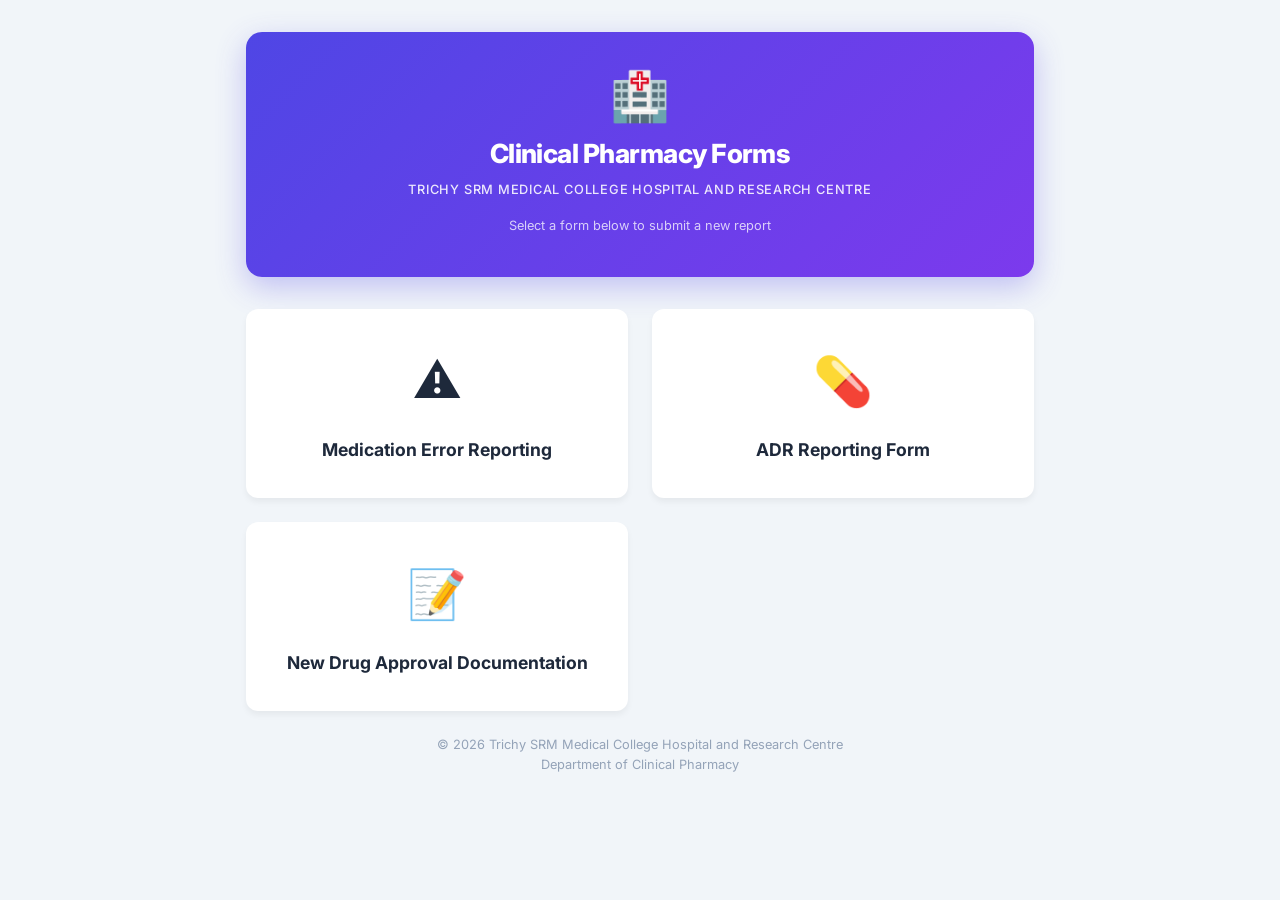
<file: index.html>
<!DOCTYPE html>
<html lang="en">
<head>
  <meta charset="UTF-8">
  <meta name="viewport" content="width=device-width, initial-scale=1.0">
  <title>Clinical Pharmacy Forms | Trichy SRM Medical College</title>
  <link href="https://fonts.googleapis.com/css2?family=Inter:wght@300;400;500;600;700;800&display=swap" rel="stylesheet">
  <link rel="stylesheet" href="style.css">
  <style>
    .landing-grid {
      display: grid;
      grid-template-columns: repeat(auto-fit, minmax(250px, 1fr));
      gap: 1.5rem;
      margin-top: 2rem;
    }
    .landing-card {
      background: #FFFFFF;
      border-radius: 12px;
      padding: 2rem;
      text-align: center;
      text-decoration: none;
      color: #1E293B;
      box-shadow: 0 4px 6px rgba(0, 0, 0, 0.05);
      border: 2px solid transparent;
      transition: all 0.3s ease;
      display: flex;
      flex-direction: column;
      align-items: center;
      gap: 1rem;
    }
    .landing-card:hover {
      transform: translateY(-5px);
      border-color: #4F46E5;
      box-shadow: 0 10px 20px rgba(79, 70, 229, 0.15);
    }
    .landing-icon {
      font-size: 3rem;
    }
    .landing-title {
      font-weight: 700;
      font-size: 1.1rem;
    }
  </style>
</head>
<body>
  <div class="form-wrapper">
    <header class="form-header">
      <div class="header-icon">🏥</div>
      <h1>Clinical Pharmacy Forms</h1>
      <p class="header-subtitle">TRICHY SRM MEDICAL COLLEGE HOSPITAL AND RESEARCH CENTRE</p>
      <p class="header-note">Select a form below to submit a new report</p>
    </header>

    <div class="landing-grid">
      <a href="medication-error.html" class="landing-card">
        <div class="landing-icon">⚠️</div>
        <div class="landing-title">Medication Error Reporting</div>
      </a>
      
      <a href="adr-reporting.html" class="landing-card">
        <div class="landing-icon">💊</div>
        <div class="landing-title">ADR Reporting Form</div>
      </a>
      
      <a href="new-drug-approval.html" class="landing-card">
        <div class="landing-icon">📝</div>
        <div class="landing-title">New Drug Approval Documentation</div>
      </a>
    </div>

    <footer class="footer">
      <p>&copy; 2026 Trichy SRM Medical College Hospital and Research Centre</p>
      <p>Department of Clinical Pharmacy</p>
    </footer>
  </div>
</body>
</html>
</file>
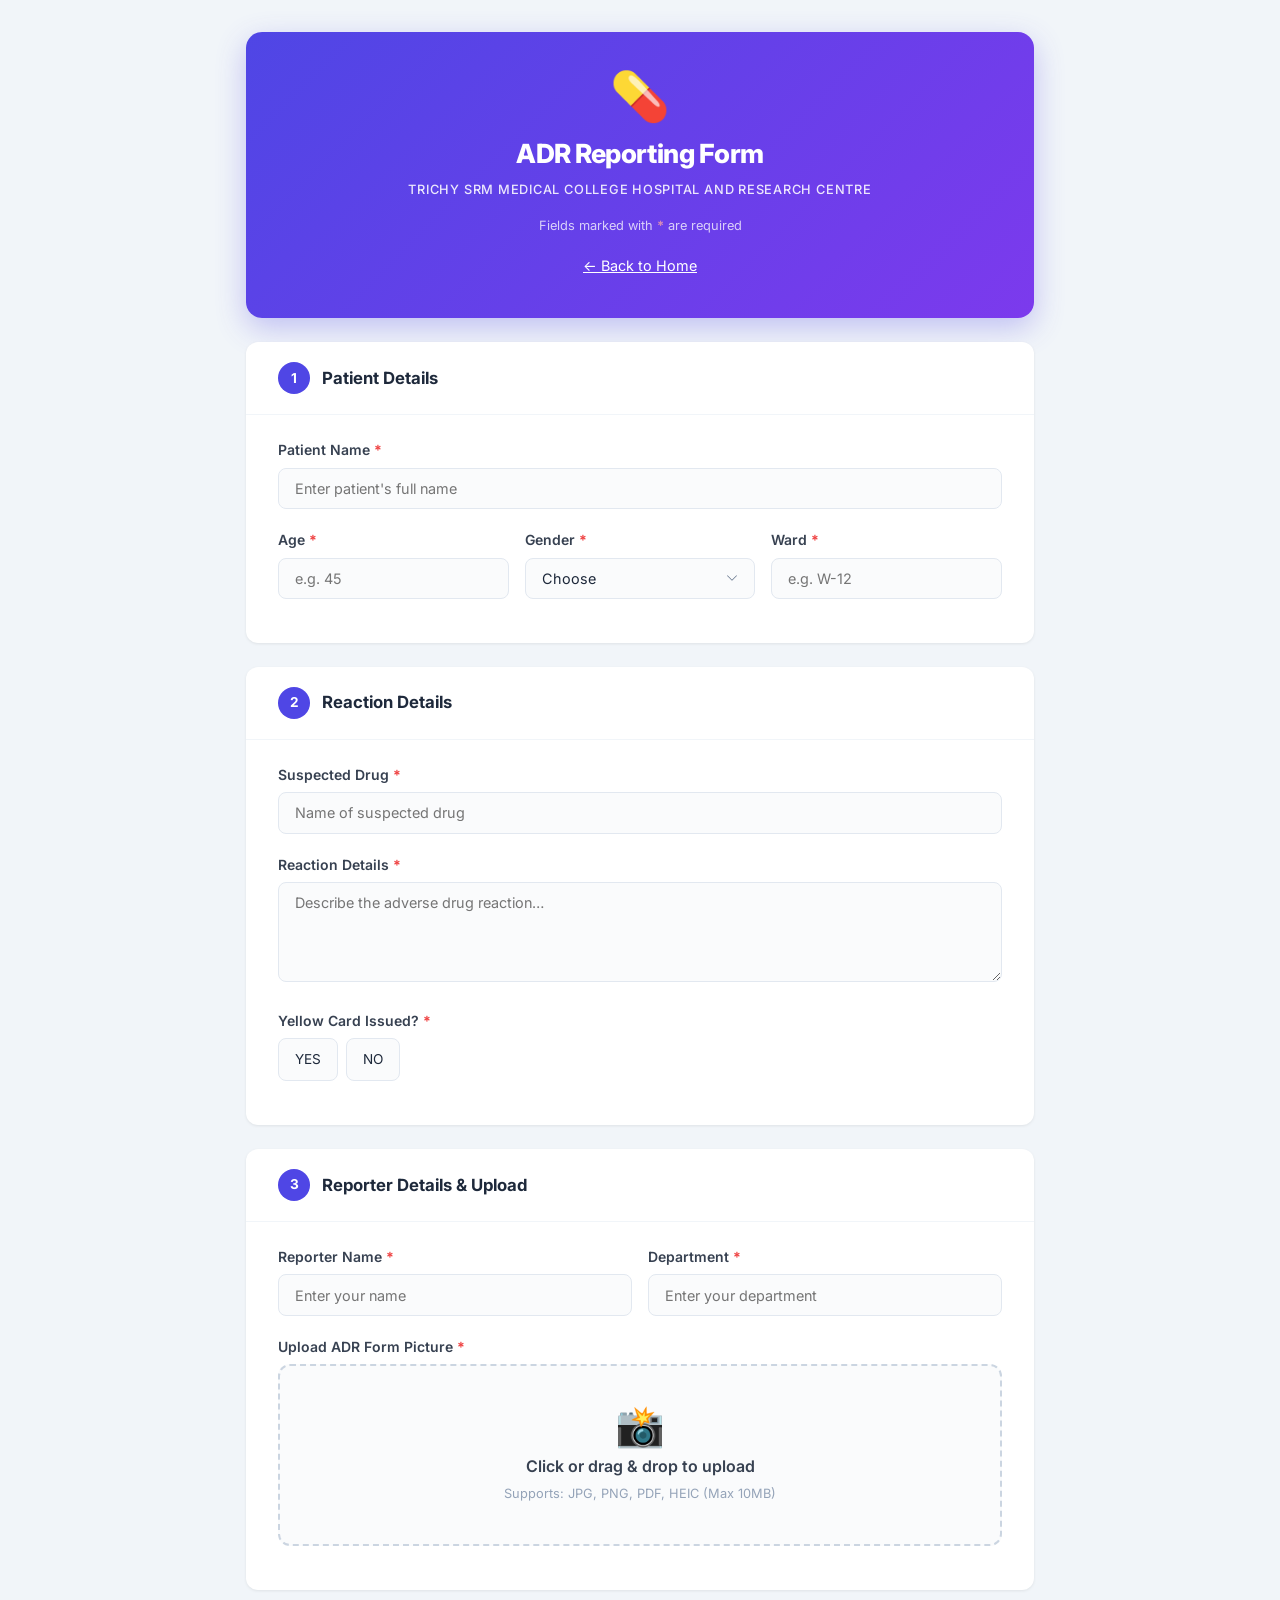
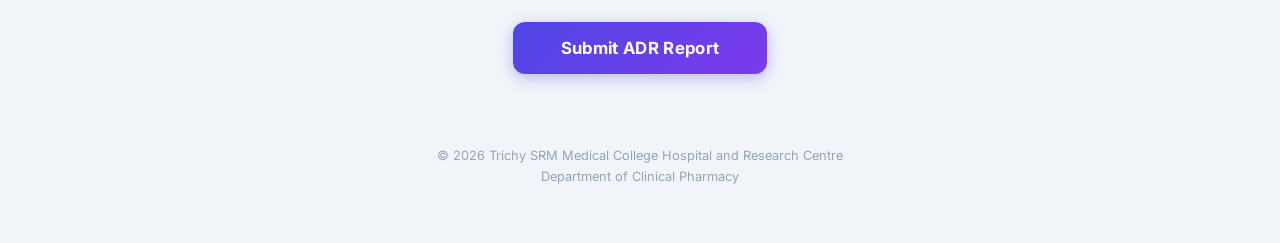
<file: adr-reporting.html>
<!DOCTYPE html>
<html lang="en">
<head>
  <meta charset="UTF-8">
  <meta name="viewport" content="width=device-width, initial-scale=1.0">
  <title>ADR Reporting Form | Trichy SRM Medical College</title>
  <link href="https://fonts.googleapis.com/css2?family=Inter:wght@300;400;500;600;700;800&display=swap" rel="stylesheet">
  <link rel="stylesheet" href="style.css">
</head>
<body>

  <div class="form-wrapper">

    <!-- ========== Header ========== -->
    <header class="form-header">
      <div class="header-icon">💊</div>
      <h1>ADR Reporting Form</h1>
      <p class="header-subtitle">TRICHY SRM MEDICAL COLLEGE HOSPITAL AND RESEARCH CENTRE</p>
      <p class="header-note">Fields marked with <span class="required-star">*</span> are required</p>
      <div style="margin-top: 1rem;"><a href="index.html" style="color: white; font-size: 0.9rem; text-decoration: underline;">&larr; Back to Home</a></div>
    </header>

    <form id="adrReportForm" novalidate>
      <input type="hidden" id="formType" value="ADR_REPORTING">

      <!-- ========== Section 1: Patient Details ========== -->
      <div class="form-section">
        <div class="section-header">
          <div class="section-number">1</div>
          <div class="section-title">Patient Details</div>
        </div>
        <div class="section-body">

          <div class="form-group">
            <label for="patientName">Patient Name <span class="required-star">*</span></label>
            <input type="text" id="patientName" name="patientName" placeholder="Enter patient's full name" required>
          </div>

          <div class="form-row three-col">
            <div class="form-group">
              <label for="age">Age <span class="required-star">*</span></label>
              <input type="number" id="age" name="age" placeholder="e.g. 45" min="0" max="150" required>
            </div>
            <div class="form-group">
              <label for="gender">Gender <span class="required-star">*</span></label>
              <select id="gender" name="gender" required>
                <option value="">Choose</option>
                <option value="Male">Male</option>
                <option value="Female">Female</option>
                <option value="Other">Other</option>
              </select>
            </div>
            <div class="form-group">
              <label for="ward">Ward <span class="required-star">*</span></label>
              <input type="text" id="ward" name="ward" placeholder="e.g. W-12" required>
            </div>
          </div>
        </div>
      </div>

      <!-- ========== Section 2: Reaction Details ========== -->
      <div class="form-section">
        <div class="section-header">
          <div class="section-number">2</div>
          <div class="section-title">Reaction Details</div>
        </div>
        <div class="section-body">

          <div class="form-group">
            <label for="suspectedDrug">Suspected Drug <span class="required-star">*</span></label>
            <input type="text" id="suspectedDrug" name="suspectedDrug" placeholder="Name of suspected drug" required>
          </div>

          <div class="form-group">
            <label for="reactionDetails">Reaction Details <span class="required-star">*</span></label>
            <textarea id="reactionDetails" name="reactionDetails" placeholder="Describe the adverse drug reaction…" required></textarea>
          </div>

          <div class="form-group">
            <label>Yellow Card Issued? <span class="required-star">*</span></label>
            <div class="radio-group" data-name="yellowCardIssued">
              <input type="radio" name="yellowCardIssued" value="YES" id="yellow_yes">
              <div class="radio-option" data-value="YES" onclick="selectRadio(this)">YES</div>
              <input type="radio" name="yellowCardIssued" value="NO" id="yellow_no">
              <div class="radio-option" data-value="NO" onclick="selectRadio(this)">NO</div>
            </div>
          </div>

        </div>
      </div>

      <!-- ========== Section 3: Reporter Details & Upload ========== -->
      <div class="form-section">
        <div class="section-header">
          <div class="section-number">3</div>
          <div class="section-title">Reporter Details &amp; Upload</div>
        </div>
        <div class="section-body">

          <div class="form-row">
            <div class="form-group">
              <label for="reporterName">Reporter Name <span class="required-star">*</span></label>
              <input type="text" id="reporterName" name="reporterName" placeholder="Enter your name" required>
            </div>
            <div class="form-group">
              <label for="department">Department <span class="required-star">*</span></label>
              <input type="text" id="department" name="department" placeholder="Enter your department" required>
            </div>
          </div>

          <!-- Upload Picture -->
          <div class="form-group">
            <label>Upload ADR Form Picture <span class="required-star">*</span></label>
            <div class="file-upload-area" id="fileUploadArea">
              <div class="upload-icon">📸</div>
              <p class="upload-text">Click or drag &amp; drop to upload</p>
              <p class="upload-subtext">Supports: JPG, PNG, PDF, HEIC (Max 10MB)</p>
              <input type="file" id="uploadFile" name="uploadFile" accept="image/*,.pdf,.heic" multiple hidden>
            </div>
            <div class="file-preview" id="filePreview" style="display:none">
              <span class="file-name" id="fileName"></span>
              <span class="remove-file" id="removeFile">✕ Remove</span>
            </div>
          </div>

        </div>
      </div>

      <!-- ========== Submit ========== -->
      <div class="submit-section">
        <button type="submit" class="submit-btn" id="submitBtn">
          <span id="btnText">Submit ADR Report</span>
        </button>
      </div>

    </form>

    <!-- ========== Success Modal ========== -->
    <div class="success-overlay" id="successOverlay">
      <div class="success-modal">
        <div class="checkmark">✅</div>
        <h2>Report Submitted!</h2>
        <p>Your ADR report has been securely submitted.</p>
        <button onclick="closeSuccessAndReset()" class="submit-btn" style="margin-top:1.5rem;padding:0.75rem 2rem;font-size:0.95rem;">Submit Another</button>
        <div style="margin-top: 1rem;">
          <a href="index.html" style="color: #4F46E5; font-size: 0.9rem; text-decoration: underline;">Return to Home</a>
        </div>
      </div>
    </div>

    <!-- ========== Toast Container ========== -->
    <div class="toast-container" id="toastContainer"></div>

    <!-- ========== Footer ========== -->
    <footer class="footer">
      <p>&copy; 2026 Trichy SRM Medical College Hospital and Research Centre</p>
      <p>Department of Clinical Pharmacy</p>
    </footer>

  </div>

  <script src="script.js"></script>
</body>
</html>
</file>
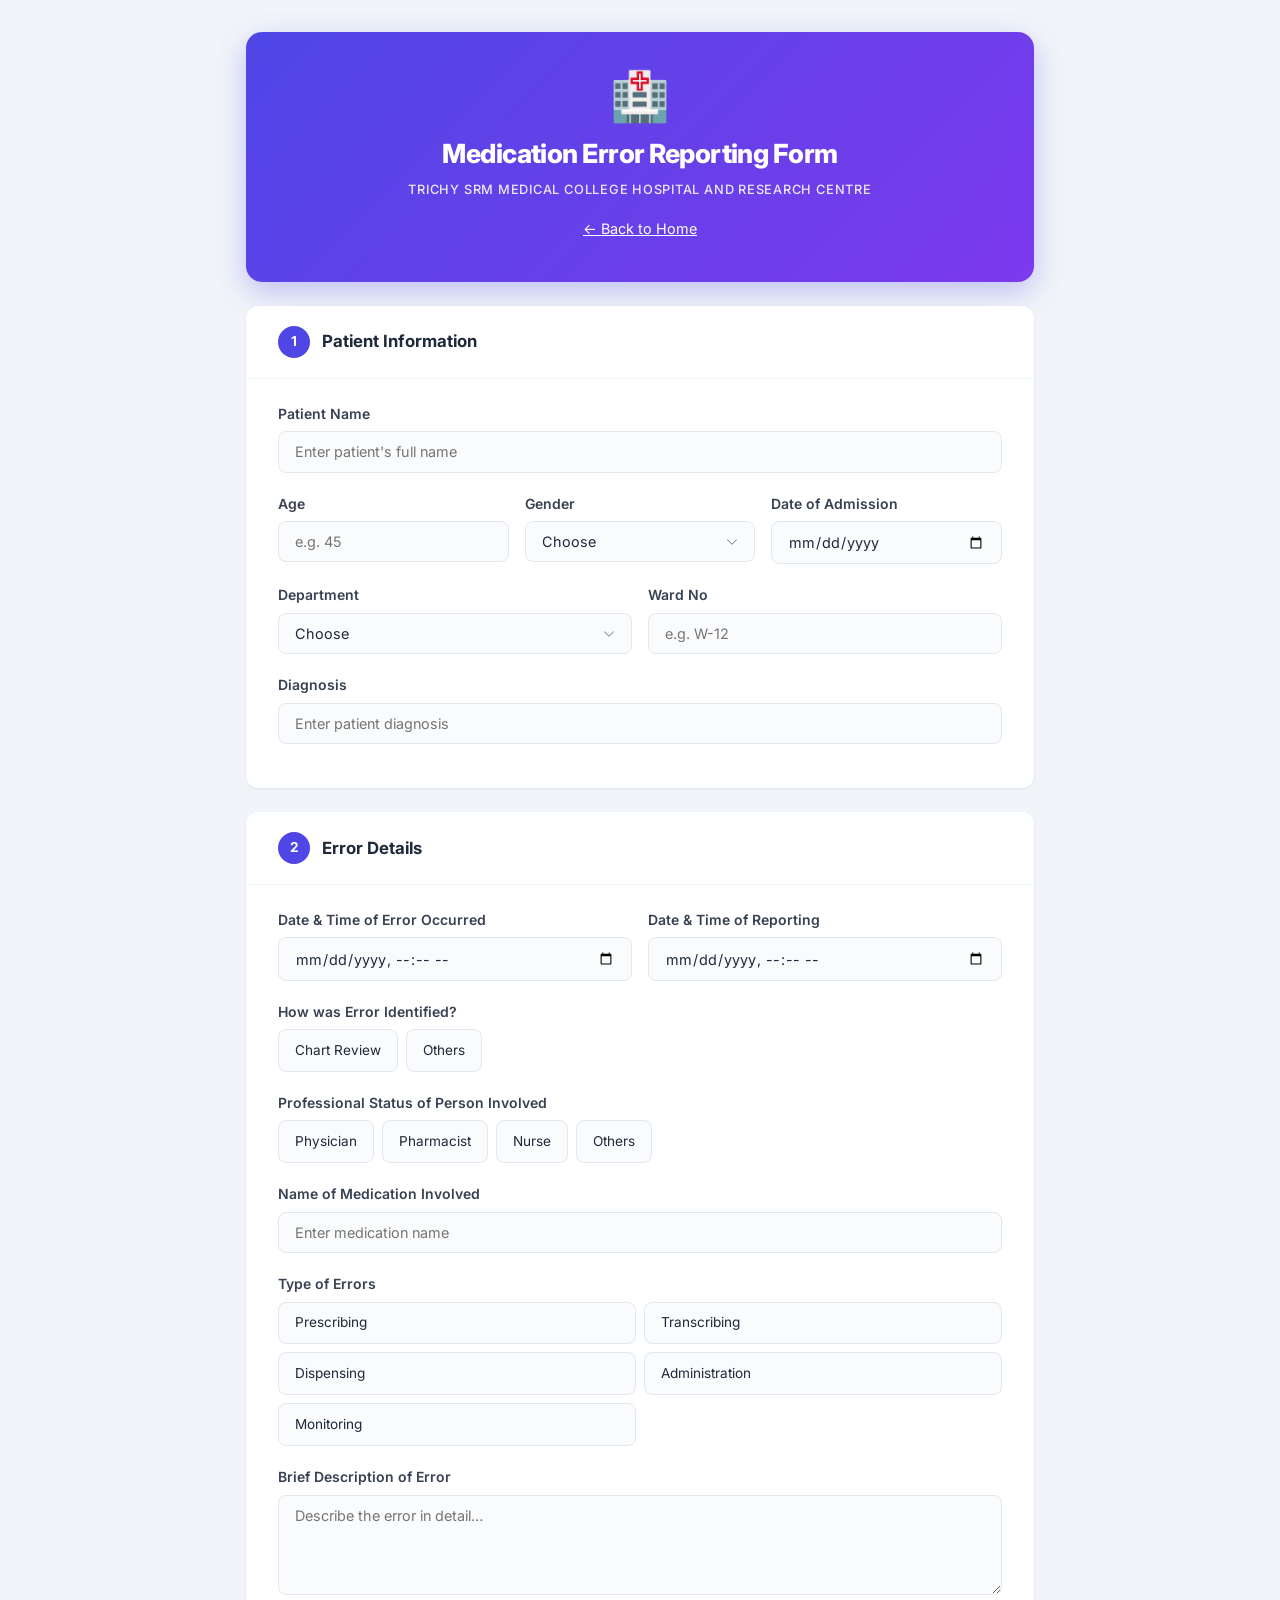
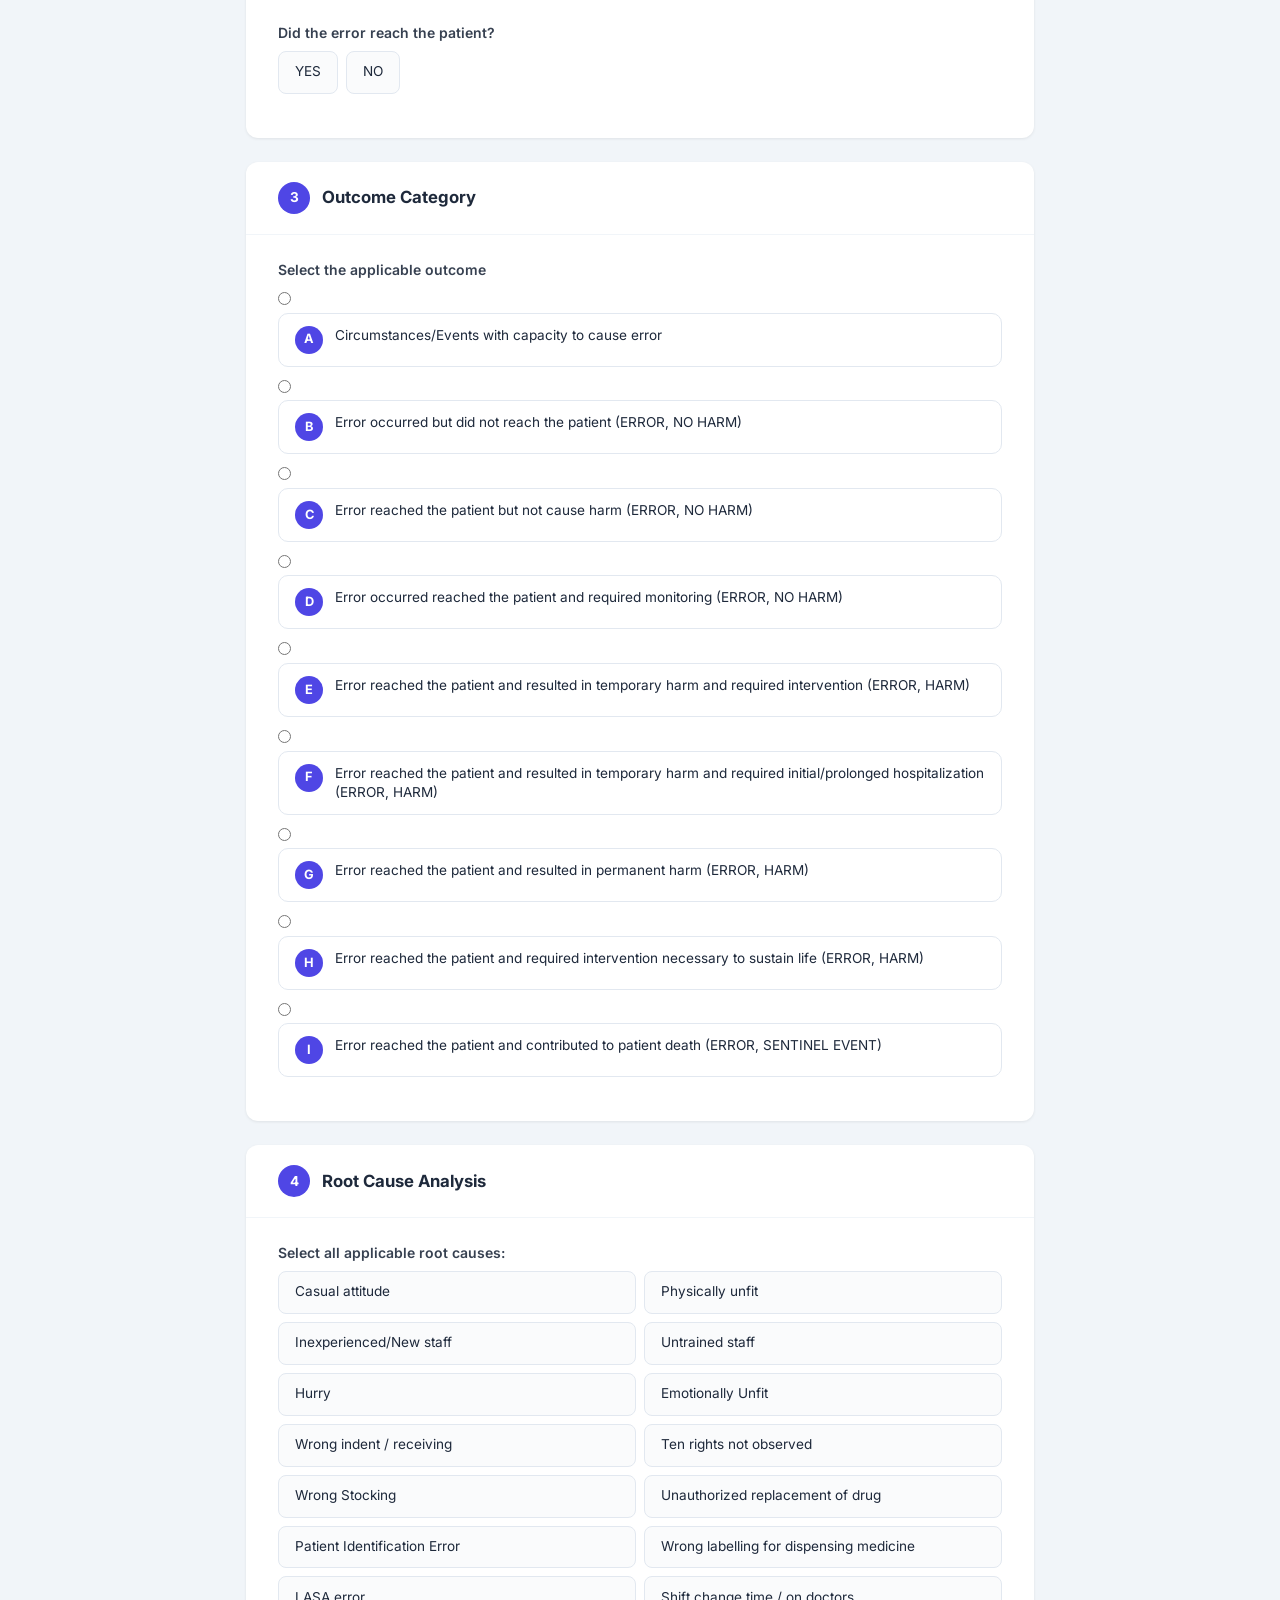
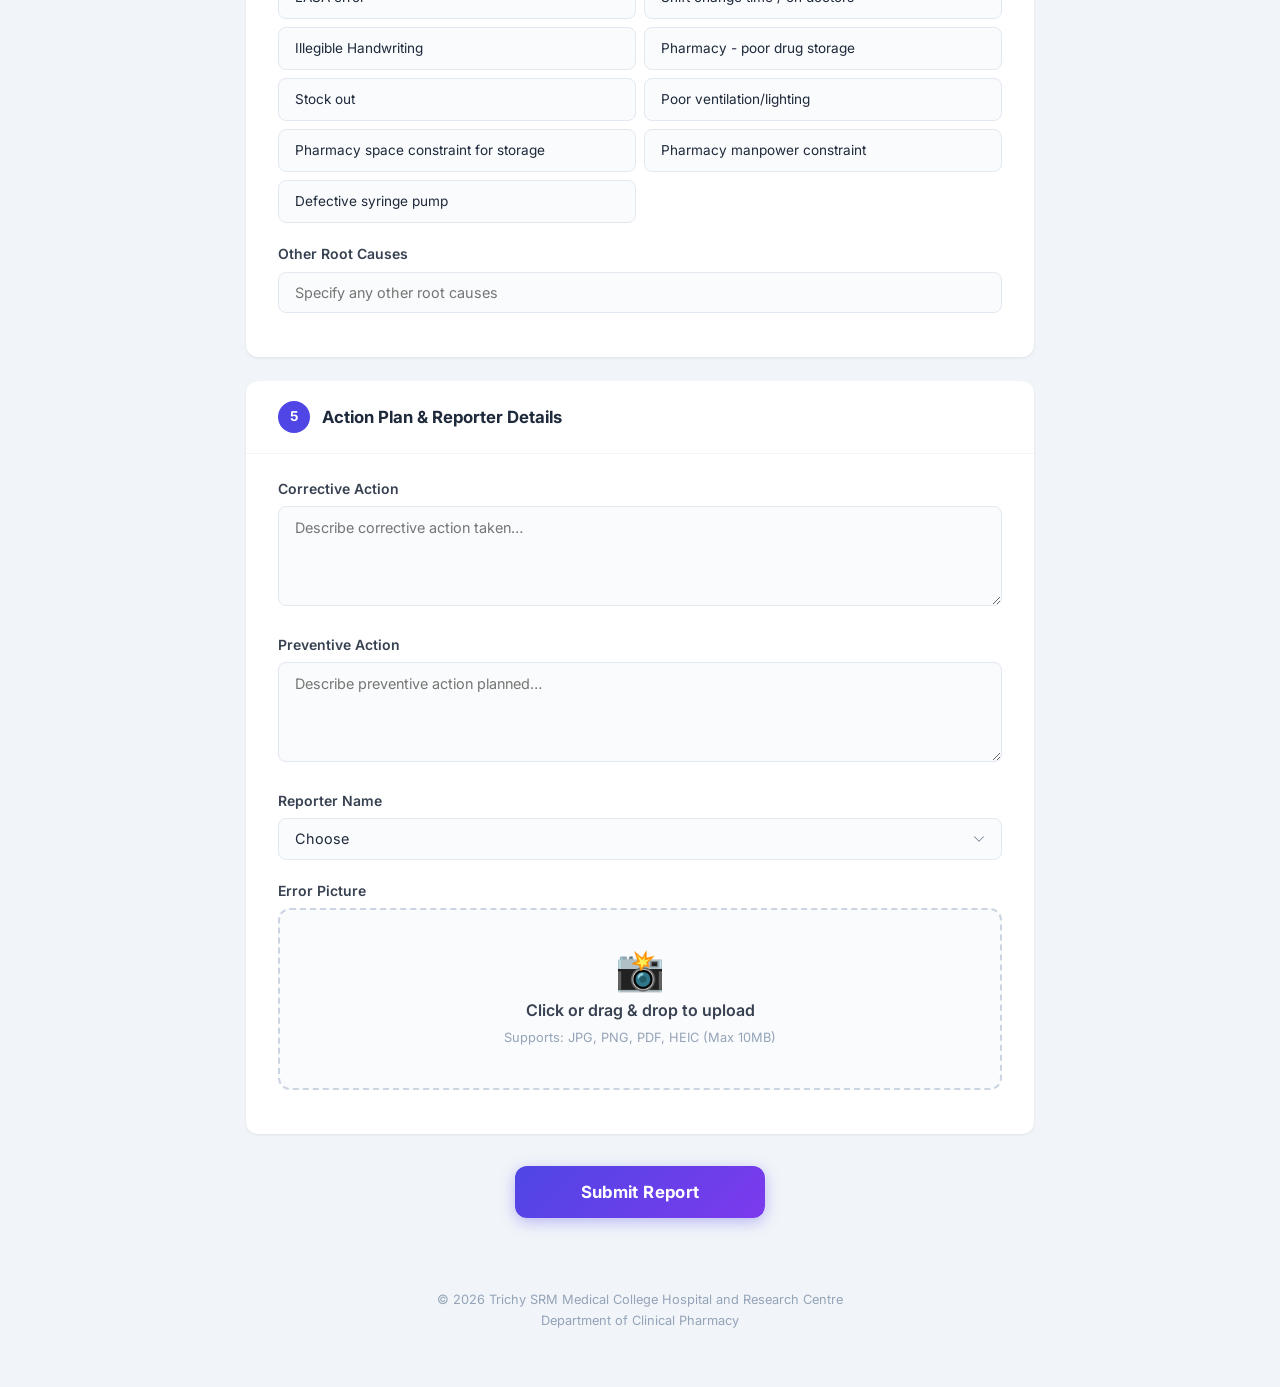
<file: medication-error.html>
<!DOCTYPE html>
<html lang="en">
<head>
  <meta charset="UTF-8">
  <meta name="viewport" content="width=device-width, initial-scale=1.0">
  <title>Medication Error Reporting | Trichy SRM Medical College Hospital</title>
  <meta name="description" content="Medication Error Reporting Form for Trichy SRM Medical College Hospital and Research Centre. Report medication errors securely.">
  <link href="https://fonts.googleapis.com/css2?family=Inter:wght@300;400;500;600;700;800&display=swap" rel="stylesheet">
  <link rel="stylesheet" href="style.css">
</head>
<body>

  <div class="form-wrapper">

    <!-- ========== Header ========== -->
    <header class="form-header">
      <div class="header-icon">🏥</div>
      <h1>Medication Error Reporting Form</h1>
      <p class="header-subtitle">TRICHY SRM MEDICAL COLLEGE HOSPITAL AND RESEARCH CENTRE</p>
      <div style="margin-top: 1rem;"><a href="index.html" style="color: white; font-size: 0.9rem; text-decoration: underline;">&larr; Back to Home</a></div>
    </header>

    <form id="errorReportForm" novalidate>

      <!-- ========== Section 1: Patient Information ========== -->
      <div class="form-section">
        <div class="section-header">
          <div class="section-number">1</div>
          <div class="section-title">Patient Information</div>
        </div>
        <div class="section-body">

          <!-- Patient Name (full width) -->
          <div class="form-group">
            <label for="patientName">Patient Name</label>
            <input type="text" id="patientName" name="patientName" placeholder="Enter patient's full name">
          </div>

          <!-- Age / Gender / Date of Admission -->
          <div class="form-row three-col">
            <div class="form-group">
              <label for="age">Age</label>
              <input type="number" id="age" name="age" placeholder="e.g. 45" min="0" max="150">
            </div>
            <div class="form-group">
              <label for="gender">Gender</label>
              <select id="gender" name="gender">
                <option value="">Choose</option>
                <option value="Male">Male</option>
                <option value="Female">Female</option>
                <option value="Other">Other</option>
              </select>
            </div>
            <div class="form-group">
              <label for="dateOfAdmission">Date of Admission</label>
              <input type="date" id="dateOfAdmission" name="dateOfAdmission">
            </div>
          </div>

          <!-- Department / Ward No -->
          <div class="form-row">
            <div class="form-group">
              <label for="department">Department</label>
              <select id="department" name="department">
                <option value="">Choose</option>
                <option value="Cardiology">Cardiology</option>
                <option value="Neurology">Neurology</option>
                <option value="Pediatrics">Pediatrics</option>
                <option value="Orthopedics">Orthopedics</option>
                <option value="Emergency">Emergency</option>
                <option value="General Medicine">General Medicine</option>
                <option value="General Surgery">General Surgery</option>
                <option value="Respiratory">Respiratory</option>
                <option value="ENT">ENT</option>
                <option value="Ophthalmology">Ophthalmology</option>
                <option value="Dermatology">Dermatology</option>
                <option value="OBS & GN">OBS &amp; GN</option>
                <option value="ICU">ICU</option>
                <option value="CCU">CCU</option>
                <option value="RICU">RICU</option>
                <option value="SICU">SICU</option>
                <option value="OT">OT</option>
                <option value="Private Ward">Private Ward</option>
                <option value="Specialty">Specialty</option>
              </select>
            </div>
            <div class="form-group">
              <label for="wardNo">Ward No</label>
              <input type="text" id="wardNo" name="wardNo" placeholder="e.g. W-12">
            </div>
          </div>

          <!-- Diagnosis (full width) -->
          <div class="form-group">
            <label for="diagnosis">Diagnosis</label>
            <input type="text" id="diagnosis" name="diagnosis" placeholder="Enter patient diagnosis">
          </div>

        </div>
      </div>

      <!-- ========== Section 2: Error Details ========== -->
      <div class="form-section">
        <div class="section-header">
          <div class="section-number">2</div>
          <div class="section-title">Error Details</div>
        </div>
        <div class="section-body">

          <!-- Date & Time of Error / Reporting -->
          <div class="form-row">
            <div class="form-group">
              <label for="errorDateTime">Date &amp; Time of Error Occurred</label>
              <input type="datetime-local" id="errorDateTime" name="errorDateTime">
            </div>
            <div class="form-group">
              <label for="reportDateTime">Date &amp; Time of Reporting</label>
              <input type="datetime-local" id="reportDateTime" name="reportDateTime">
            </div>
          </div>

          <!-- How was Error Identified? -->
          <div class="form-group">
            <label>How was Error Identified?</label>
            <div class="radio-group" data-name="howIdentified">
              <input type="radio" name="howIdentified" value="Chart Review" id="howId_chartReview">
              <div class="radio-option" data-value="Chart Review" onclick="selectRadio(this)">Chart Review</div>
              <input type="radio" name="howIdentified" value="Others" id="howId_others">
              <div class="radio-option" data-value="Others" onclick="selectRadio(this)">Others</div>
            </div>
          </div>

          <!-- Professional Status -->
          <div class="form-group">
            <label>Professional Status of Person Involved</label>
            <div class="radio-group" data-name="professionalStatus">
              <input type="radio" name="professionalStatus" value="Physician" id="profStatus_physician">
              <div class="radio-option" data-value="Physician" onclick="selectRadio(this)">Physician</div>
              <input type="radio" name="professionalStatus" value="Pharmacist" id="profStatus_pharmacist">
              <div class="radio-option" data-value="Pharmacist" onclick="selectRadio(this)">Pharmacist</div>
              <input type="radio" name="professionalStatus" value="Nurse" id="profStatus_nurse">
              <div class="radio-option" data-value="Nurse" onclick="selectRadio(this)">Nurse</div>
              <input type="radio" name="professionalStatus" value="Others" id="profStatus_others">
              <div class="radio-option" data-value="Others" onclick="selectRadio(this)">Others</div>
            </div>
          </div>

          <!-- Name of Medication Involved -->
          <div class="form-group">
            <label for="medicationName">Name of Medication Involved</label>
            <input type="text" id="medicationName" name="medicationName" placeholder="Enter medication name">
          </div>

          <!-- Type of Errors -->
          <div class="form-group">
            <label>Type of Errors</label>
            <div class="checkbox-group checkbox-grid" data-name="typeOfErrors">
              <input type="checkbox" name="typeOfErrors" value="Prescribing" id="err_prescribing">
              <div class="checkbox-option" data-value="Prescribing" onclick="toggleCheckbox(this)">Prescribing</div>
              <input type="checkbox" name="typeOfErrors" value="Transcribing" id="err_transcribing">
              <div class="checkbox-option" data-value="Transcribing" onclick="toggleCheckbox(this)">Transcribing</div>
              <input type="checkbox" name="typeOfErrors" value="Dispensing" id="err_dispensing">
              <div class="checkbox-option" data-value="Dispensing" onclick="toggleCheckbox(this)">Dispensing</div>
              <input type="checkbox" name="typeOfErrors" value="Administration" id="err_administration">
              <div class="checkbox-option" data-value="Administration" onclick="toggleCheckbox(this)">Administration</div>
              <input type="checkbox" name="typeOfErrors" value="Monitoring" id="err_monitoring">
              <div class="checkbox-option" data-value="Monitoring" onclick="toggleCheckbox(this)">Monitoring</div>
            </div>
          </div>

          <!-- Brief Description of Error -->
          <div class="form-group">
            <label for="errorDescription">Brief Description of Error</label>
            <textarea id="errorDescription" name="errorDescription" placeholder="Describe the error in detail…"></textarea>
          </div>

          <!-- Did the error reach the patient? -->
          <div class="form-group">
            <label>Did the error reach the patient?</label>
            <div class="radio-group" data-name="errorReachedPatient">
              <input type="radio" name="errorReachedPatient" value="YES" id="reached_yes">
              <div class="radio-option" data-value="YES" onclick="selectRadio(this)">YES</div>
              <input type="radio" name="errorReachedPatient" value="NO" id="reached_no">
              <div class="radio-option" data-value="NO" onclick="selectRadio(this)">NO</div>
            </div>
          </div>

        </div>
      </div>

      <!-- ========== Section 3: Outcome Category ========== -->
      <div class="form-section">
        <div class="section-header">
          <div class="section-number">3</div>
          <div class="section-title">Outcome Category</div>
        </div>
        <div class="section-body">

          <div class="form-group">
            <label>Select the applicable outcome</label>
            <div data-name="outcomeCategory">
              <input type="radio" name="outcomeCategory" value="A" id="outcome_a">
              <div class="outcome-option" data-value="A" onclick="selectOutcome(this)">
                <div class="outcome-badge">A</div>
                <div class="outcome-text">Circumstances/Events with capacity to cause error</div>
              </div>

              <input type="radio" name="outcomeCategory" value="B" id="outcome_b">
              <div class="outcome-option" data-value="B" onclick="selectOutcome(this)">
                <div class="outcome-badge">B</div>
                <div class="outcome-text">Error occurred but did not reach the patient (ERROR, NO HARM)</div>
              </div>

              <input type="radio" name="outcomeCategory" value="C" id="outcome_c">
              <div class="outcome-option" data-value="C" onclick="selectOutcome(this)">
                <div class="outcome-badge">C</div>
                <div class="outcome-text">Error reached the patient but not cause harm (ERROR, NO HARM)</div>
              </div>

              <input type="radio" name="outcomeCategory" value="D" id="outcome_d">
              <div class="outcome-option" data-value="D" onclick="selectOutcome(this)">
                <div class="outcome-badge">D</div>
                <div class="outcome-text">Error occurred reached the patient and required monitoring (ERROR, NO HARM)</div>
              </div>

              <input type="radio" name="outcomeCategory" value="E" id="outcome_e">
              <div class="outcome-option" data-value="E" onclick="selectOutcome(this)">
                <div class="outcome-badge">E</div>
                <div class="outcome-text">Error reached the patient and resulted in temporary harm and required intervention (ERROR, HARM)</div>
              </div>

              <input type="radio" name="outcomeCategory" value="F" id="outcome_f">
              <div class="outcome-option" data-value="F" onclick="selectOutcome(this)">
                <div class="outcome-badge">F</div>
                <div class="outcome-text">Error reached the patient and resulted in temporary harm and required initial/prolonged hospitalization (ERROR, HARM)</div>
              </div>

              <input type="radio" name="outcomeCategory" value="G" id="outcome_g">
              <div class="outcome-option" data-value="G" onclick="selectOutcome(this)">
                <div class="outcome-badge">G</div>
                <div class="outcome-text">Error reached the patient and resulted in permanent harm (ERROR, HARM)</div>
              </div>

              <input type="radio" name="outcomeCategory" value="H" id="outcome_h">
              <div class="outcome-option" data-value="H" onclick="selectOutcome(this)">
                <div class="outcome-badge">H</div>
                <div class="outcome-text">Error reached the patient and required intervention necessary to sustain life (ERROR, HARM)</div>
              </div>

              <input type="radio" name="outcomeCategory" value="I" id="outcome_i">
              <div class="outcome-option" data-value="I" onclick="selectOutcome(this)">
                <div class="outcome-badge">I</div>
                <div class="outcome-text">Error reached the patient and contributed to patient death (ERROR, SENTINEL EVENT)</div>
              </div>
            </div>
          </div>

        </div>
      </div>

      <!-- ========== Section 4: Root Cause Analysis ========== -->
      <div class="form-section">
        <div class="section-header">
          <div class="section-number">4</div>
          <div class="section-title">Root Cause Analysis</div>
        </div>
        <div class="section-body">

          <div class="form-group">
            <label>Select all applicable root causes:</label>
            <div class="checkbox-group checkbox-grid" data-name="rootCause">
              <!-- People Options -->
              <input type="checkbox" name="rootCause" value="Casual attitude" id="rc_casual">
              <div class="checkbox-option" data-value="Casual attitude" onclick="toggleCheckbox(this)">Casual attitude</div>
              <input type="checkbox" name="rootCause" value="Physically unfit" id="rc_physUnfit">
              <div class="checkbox-option" data-value="Physically unfit" onclick="toggleCheckbox(this)">Physically unfit</div>
              <input type="checkbox" name="rootCause" value="Inexperienced/New staff" id="rc_inexperienced">
              <div class="checkbox-option" data-value="Inexperienced/New staff" onclick="toggleCheckbox(this)">Inexperienced/New staff</div>
              <input type="checkbox" name="rootCause" value="Untrained staff" id="rc_untrained">
              <div class="checkbox-option" data-value="Untrained staff" onclick="toggleCheckbox(this)">Untrained staff</div>
              <input type="checkbox" name="rootCause" value="Hurry" id="rc_hurry">
              <div class="checkbox-option" data-value="Hurry" onclick="toggleCheckbox(this)">Hurry</div>
              <input type="checkbox" name="rootCause" value="Emotionally Unfit" id="rc_emotionallyUnfit">
              <div class="checkbox-option" data-value="Emotionally Unfit" onclick="toggleCheckbox(this)">Emotionally Unfit</div>

              <!-- Process Options -->
              <input type="checkbox" name="rootCause" value="Wrong indent / receiving" id="rc_wrongIndent">
              <div class="checkbox-option" data-value="Wrong indent / receiving" onclick="toggleCheckbox(this)">Wrong indent / receiving</div>
              <input type="checkbox" name="rootCause" value="Ten rights not observed" id="rc_tenRights">
              <div class="checkbox-option" data-value="Ten rights not observed" onclick="toggleCheckbox(this)">Ten rights not observed</div>
              <input type="checkbox" name="rootCause" value="Wrong Stocking" id="rc_wrongStocking">
              <div class="checkbox-option" data-value="Wrong Stocking" onclick="toggleCheckbox(this)">Wrong Stocking</div>
              <input type="checkbox" name="rootCause" value="Unauthorized replacement of drug" id="rc_unauthorized">
              <div class="checkbox-option" data-value="Unauthorized replacement of drug" onclick="toggleCheckbox(this)">Unauthorized replacement of drug</div>
              <input type="checkbox" name="rootCause" value="Patient Identification Error" id="rc_patientIdError">
              <div class="checkbox-option" data-value="Patient Identification Error" onclick="toggleCheckbox(this)">Patient Identification Error</div>
              <input type="checkbox" name="rootCause" value="Wrong labelling for dispensing medicine" id="rc_wrongLabelling">
              <div class="checkbox-option" data-value="Wrong labelling for dispensing medicine" onclick="toggleCheckbox(this)">Wrong labelling for dispensing medicine</div>
              <input type="checkbox" name="rootCause" value="LASA error" id="rc_lasa">
              <div class="checkbox-option" data-value="LASA error" onclick="toggleCheckbox(this)">LASA error</div>
              <input type="checkbox" name="rootCause" value="Shift change time / on doctors" id="rc_shiftChange">
              <div class="checkbox-option" data-value="Shift change time / on doctors" onclick="toggleCheckbox(this)">Shift change time / on doctors</div>
              <input type="checkbox" name="rootCause" value="Illegible Handwriting" id="rc_illegible">
              <div class="checkbox-option" data-value="Illegible Handwriting" onclick="toggleCheckbox(this)">Illegible Handwriting</div>

              <!-- Environment Options -->
              <input type="checkbox" name="rootCause" value="Pharmacy - poor drug storage" id="rc_poorStorage">
              <div class="checkbox-option" data-value="Pharmacy - poor drug storage" onclick="toggleCheckbox(this)">Pharmacy - poor drug storage</div>
              <input type="checkbox" name="rootCause" value="Stock out" id="rc_stockOut">
              <div class="checkbox-option" data-value="Stock out" onclick="toggleCheckbox(this)">Stock out</div>
              <input type="checkbox" name="rootCause" value="Poor ventilation/lighting" id="rc_poorVentilation">
              <div class="checkbox-option" data-value="Poor ventilation/lighting" onclick="toggleCheckbox(this)">Poor ventilation/lighting</div>
              <input type="checkbox" name="rootCause" value="Pharmacy space constraint for storage" id="rc_spaceConstraint">
              <div class="checkbox-option" data-value="Pharmacy space constraint for storage" onclick="toggleCheckbox(this)">Pharmacy space constraint for storage</div>
              <input type="checkbox" name="rootCause" value="Pharmacy manpower constraint" id="rc_manpower">
              <div class="checkbox-option" data-value="Pharmacy manpower constraint" onclick="toggleCheckbox(this)">Pharmacy manpower constraint</div>

              <!-- Equipment Options -->
              <input type="checkbox" name="rootCause" value="Defective syringe pump" id="rc_syringePump">
              <div class="checkbox-option" data-value="Defective syringe pump" onclick="toggleCheckbox(this)">Defective syringe pump</div>
            </div>
          </div>

          <!-- Other Root Causes -->
          <div class="form-group" style="margin-top:1.25rem;">
            <label for="otherRootCauses">Other Root Causes</label>
            <input type="text" id="otherRootCauses" name="otherRootCauses" placeholder="Specify any other root causes">
          </div>

        </div>
      </div>

      <!-- ========== Section 5: Action Plan & Reporter Details ========== -->
      <div class="form-section">
        <div class="section-header">
          <div class="section-number">5</div>
          <div class="section-title">Action Plan &amp; Reporter Details</div>
        </div>
        <div class="section-body">

          <!-- Corrective Action -->
          <div class="form-group">
            <label for="correctiveAction">Corrective Action</label>
            <textarea id="correctiveAction" name="correctiveAction" placeholder="Describe corrective action taken…"></textarea>
          </div>

          <!-- Preventive Action -->
          <div class="form-group">
            <label for="preventiveAction">Preventive Action</label>
            <textarea id="preventiveAction" name="preventiveAction" placeholder="Describe preventive action planned…"></textarea>
          </div>

          <!-- Reporter Name -->
          <div class="form-group">
            <label for="reporterName">Reporter Name</label>
            <select id="reporterName" name="reporterName">
              <option value="">Choose</option>
              <option value="Dr. Senthilnathan">Dr. Senthilnathan</option>
              <option value="Dr. NitheeshKumar">Dr. NitheeshKumar</option>
              <option value="Dr. Priyadharshini">Dr. Priyadharshini</option>
              <option value="Dr. Sneha">Dr. Sneha</option>
              <option value="Dr. Mohammed Ismail">Dr. Mohammed Ismail</option>
            </select>
          </div>

          <!-- Error Picture -->
          <div class="form-group">
            <label>Error Picture</label>
            <div class="file-upload-area" id="fileUploadArea">
              <div class="upload-icon">📸</div>
              <p class="upload-text">Click or drag &amp; drop to upload</p>
              <p class="upload-subtext">Supports: JPG, PNG, PDF, HEIC (Max 10MB)</p>
              <input type="file" id="errorPicture" name="errorPicture" accept="image/*,.pdf,.heic" multiple hidden>
            </div>
            <div class="file-preview" id="filePreview" style="display:none">
              <span class="file-name" id="fileName"></span>
              <span class="remove-file" id="removeFile">✕ Remove</span>
            </div>
          </div>

        </div>
      </div>

      <!-- ========== Submit ========== -->
      <div class="submit-section">
        <button type="submit" class="submit-btn" id="submitBtn">
          <span id="btnText">Submit Report</span>
        </button>
      </div>

    </form>

    <!-- ========== Success Modal ========== -->
    <div class="success-overlay" id="successOverlay">
      <div class="success-modal">
        <div class="checkmark">✅</div>
        <h2>Report Submitted Successfully!</h2>
        <p>Your medication error report has been recorded. Thank you for helping improve patient safety.</p>
        <button onclick="closeSuccessAndReset()" class="submit-btn" style="margin-top:1.5rem;padding:0.75rem 2rem;font-size:0.95rem;">Submit Another Report</button>
      </div>
    </div>

    <!-- ========== Toast Container ========== -->
    <div class="toast-container" id="toastContainer"></div>

    <!-- ========== Footer ========== -->
    <footer class="footer">
      <p>&copy; 2026 Trichy SRM Medical College Hospital and Research Centre</p>
      <p>Department of Clinical Pharmacy</p>
    </footer>

  </div>

  <script src="script.js"></script>
</body>
</html>
</file>
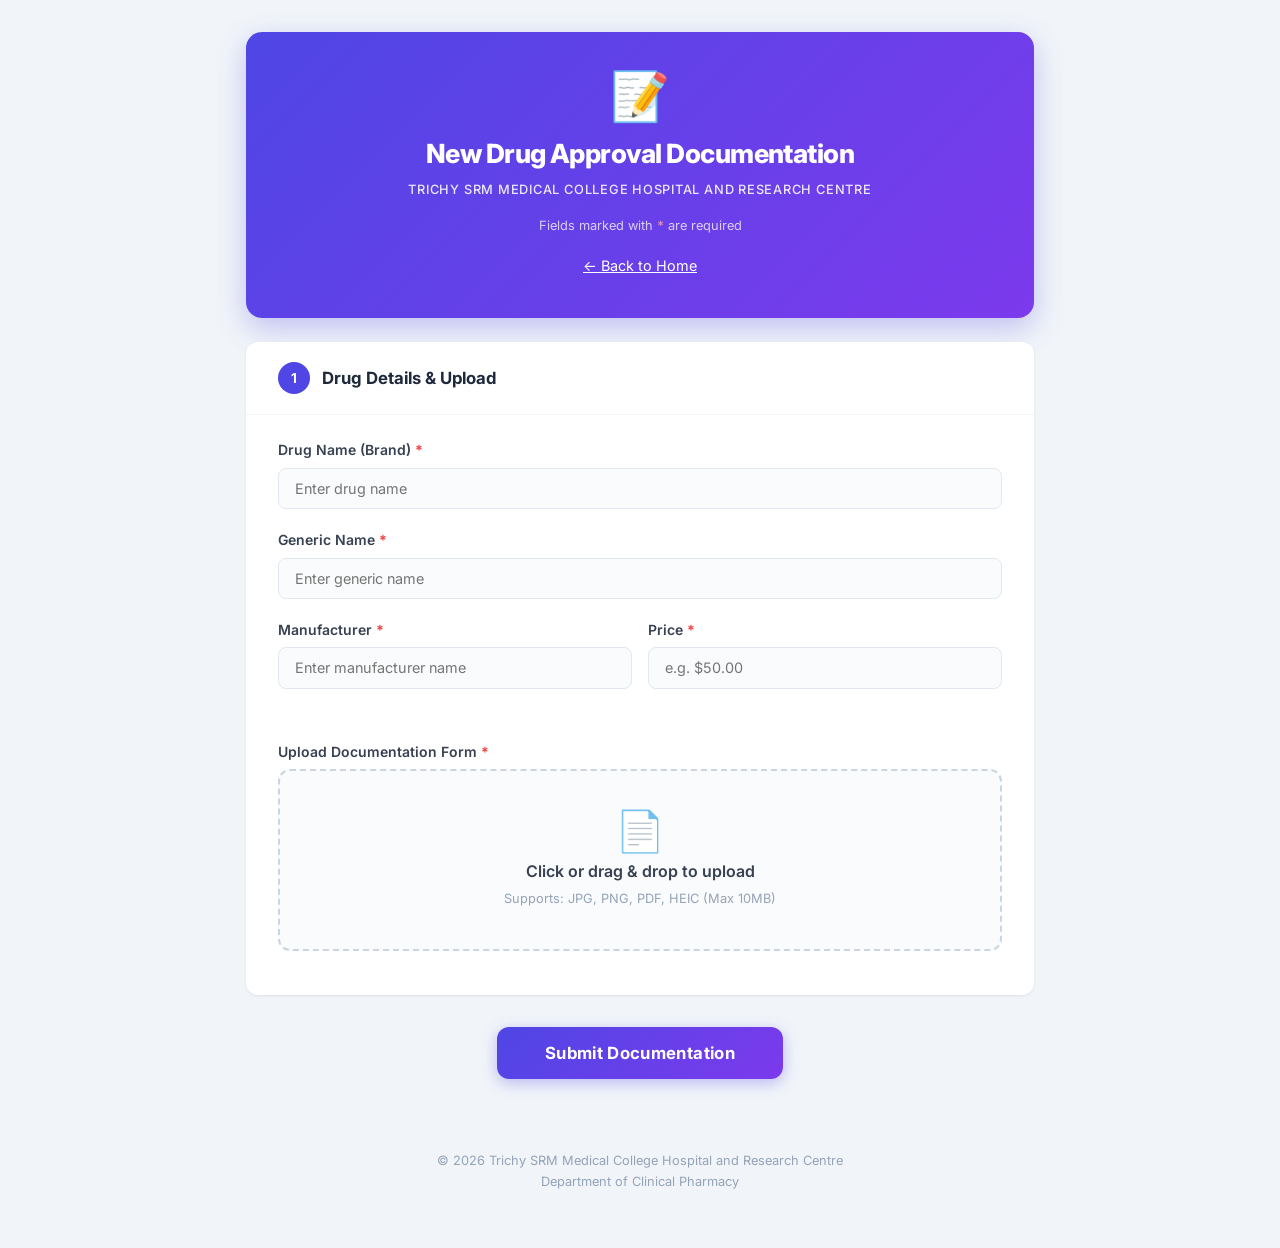
<file: new-drug-approval.html>
<!DOCTYPE html>
<html lang="en">
<head>
  <meta charset="UTF-8">
  <meta name="viewport" content="width=device-width, initial-scale=1.0">
  <title>New Drug Approval | Trichy SRM Medical College</title>
  <link href="https://fonts.googleapis.com/css2?family=Inter:wght@300;400;500;600;700;800&display=swap" rel="stylesheet">
  <link rel="stylesheet" href="style.css">
</head>
<body>

  <div class="form-wrapper">

    <!-- ========== Header ========== -->
    <header class="form-header">
      <div class="header-icon">📝</div>
      <h1>New Drug Approval Documentation</h1>
      <p class="header-subtitle">TRICHY SRM MEDICAL COLLEGE HOSPITAL AND RESEARCH CENTRE</p>
      <p class="header-note">Fields marked with <span class="required-star">*</span> are required</p>
      <div style="margin-top: 1rem;"><a href="index.html" style="color: white; font-size: 0.9rem; text-decoration: underline;">&larr; Back to Home</a></div>
    </header>

    <form id="newDrugApprovalForm" novalidate>
      <input type="hidden" id="formType" value="NEW_DRUG_APPROVAL">

      <!-- ========== Section 1: Drug Details ========== -->
      <div class="form-section">
        <div class="section-header">
          <div class="section-number">1</div>
          <div class="section-title">Drug Details &amp; Upload</div>
        </div>
        <div class="section-body">

          <div class="form-group">
            <label for="drugName">Drug Name (Brand) <span class="required-star">*</span></label>
            <input type="text" id="drugName" name="drugName" placeholder="Enter drug name" required>
          </div>

          <div class="form-group">
            <label for="genericName">Generic Name <span class="required-star">*</span></label>
            <input type="text" id="genericName" name="genericName" placeholder="Enter generic name" required>
          </div>

          <div class="form-row">
            <div class="form-group">
              <label for="manufacturer">Manufacturer <span class="required-star">*</span></label>
              <input type="text" id="manufacturer" name="manufacturer" placeholder="Enter manufacturer name" required>
            </div>
            <div class="form-group">
              <label for="price">Price <span class="required-star">*</span></label>
              <input type="text" id="price" name="price" placeholder="e.g. $50.00" required>
            </div>
          </div>

          <!-- Upload Document -->
          <div class="form-group" style="margin-top: 2rem;">
            <label>Upload Documentation Form <span class="required-star">*</span></label>
            <div class="file-upload-area" id="fileUploadArea">
              <div class="upload-icon">📄</div>
              <p class="upload-text">Click or drag &amp; drop to upload</p>
              <p class="upload-subtext">Supports: JPG, PNG, PDF, HEIC (Max 10MB)</p>
              <input type="file" id="uploadFile" name="uploadFile" accept="image/*,.pdf,.heic" multiple hidden>
            </div>
            <div class="file-preview" id="filePreview" style="display:none">
              <span class="file-name" id="fileName"></span>
              <span class="remove-file" id="removeFile">✕ Remove</span>
            </div>
          </div>

        </div>
      </div>

      <!-- ========== Submit ========== -->
      <div class="submit-section">
        <button type="submit" class="submit-btn" id="submitBtn">
          <span id="btnText">Submit Documentation</span>
        </button>
      </div>

    </form>

    <!-- ========== Success Modal ========== -->
    <div class="success-overlay" id="successOverlay">
      <div class="success-modal">
        <div class="checkmark">✅</div>
        <h2>Submitted Successfully!</h2>
        <p>The new drug approval documentation has been uploaded.</p>
        <button onclick="closeSuccessAndReset()" class="submit-btn" style="margin-top:1.5rem;padding:0.75rem 2rem;font-size:0.95rem;">Submit Another</button>
        <div style="margin-top: 1rem;">
          <a href="index.html" style="color: #4F46E5; font-size: 0.9rem; text-decoration: underline;">Return to Home</a>
        </div>
      </div>
    </div>

    <!-- ========== Toast Container ========== -->
    <div class="toast-container" id="toastContainer"></div>

    <!-- ========== Footer ========== -->
    <footer class="footer">
      <p>&copy; 2026 Trichy SRM Medical College Hospital and Research Centre</p>
      <p>Department of Clinical Pharmacy</p>
    </footer>

  </div>

  <script src="script.js"></script>
</body>
</html>
</file>
<file: style.css>
/* ============================================
   Medication Error Reporting Form — Styles
   TRICHY SRM MEDICAL COLLEGE HOSPITAL
   ============================================ */

/* ---------- Reset & Base ---------- */
*,
*::before,
*::after {
  margin: 0;
  padding: 0;
  box-sizing: border-box;
}

html {
  -webkit-text-size-adjust: 100%;
  -webkit-font-smoothing: antialiased;
  -moz-osx-font-smoothing: grayscale;
  scroll-behavior: smooth;
}

body {
  font-family: 'Inter', -apple-system, BlinkMacSystemFont, 'Segoe UI', Roboto, sans-serif;
  background: #F1F5F9;
  color: #1E293B;
  line-height: 1.6;
  min-height: 100vh;
}

img,
svg {
  display: block;
  max-width: 100%;
}

button,
input,
select,
textarea {
  font-family: inherit;
}

/* ---------- Wrapper ---------- */
.form-wrapper {
  max-width: 820px;
  margin: 0 auto;
  padding: 2rem 1rem;
}

/* ---------- Header ---------- */
.form-header {
  background: linear-gradient(135deg, #4F46E5 0%, #7C3AED 100%);
  border-radius: 16px;
  padding: 2.5rem;
  text-align: center;
  color: #ffffff;
  box-shadow: 0 10px 30px rgba(79, 70, 229, 0.3);
}

.form-header .header-icon {
  font-size: 3rem;
  margin-bottom: 0.75rem;
  line-height: 1;
}

.form-header h1 {
  font-size: 1.65rem;
  font-weight: 800;
  letter-spacing: -0.02em;
  margin-bottom: 0.35rem;
}

.form-header .header-subtitle {
  font-size: 0.8rem;
  font-weight: 500;
  letter-spacing: 0.06em;
  text-transform: uppercase;
  opacity: 0.88;
  margin-bottom: 1rem;
}

.form-header .header-note {
  font-size: 0.8rem;
  opacity: 0.75;
  font-weight: 400;
}

.form-header .header-note .required-star {
  color: #FCA5A5;
  font-weight: 700;
}

/* ---------- Section Card ---------- */
.form-section {
  background: #FFFFFF;
  border-radius: 12px;
  margin-top: 1.5rem;
  overflow: hidden;
  box-shadow: 0 1px 3px rgba(0, 0, 0, 0.08);
}

.section-header {
  display: flex;
  align-items: center;
  gap: 0.75rem;
  padding: 1.25rem 2rem;
  border-bottom: 1px solid #F1F5F9;
}

.section-number {
  width: 32px;
  height: 32px;
  border-radius: 50%;
  background: #4F46E5;
  color: #ffffff;
  font-weight: 700;
  font-size: 0.85rem;
  display: flex;
  align-items: center;
  justify-content: center;
  flex-shrink: 0;
}

.section-title {
  font-weight: 700;
  font-size: 1.05rem;
  color: #1E293B;
}

.section-body {
  padding: 1.5rem 2rem;
}

/* ---------- Form Groups ---------- */
.form-group {
  margin-bottom: 1.25rem;
}

.form-group label {
  display: block;
  font-weight: 600;
  font-size: 0.875rem;
  color: #374151;
  margin-bottom: 0.375rem;
}

.form-group label .required-star {
  color: #EF4444;
  font-weight: 700;
}

/* ---------- Inputs / Select / Textarea ---------- */
input[type="text"],
input[type="number"],
input[type="date"],
input[type="datetime-local"],
input[type="email"],
input[type="tel"],
select,
textarea {
  width: 100%;
  padding: 0.7rem 1rem;
  border: 1.5px solid #E2E8F0;
  border-radius: 8px;
  font-size: 0.9rem;
  font-family: 'Inter', sans-serif;
  color: #1E293B;
  background: #FAFBFC;
  transition: all 0.2s ease;
  appearance: none;
  -webkit-appearance: none;
}

select {
  background-image: url("data:image/svg+xml,%3Csvg xmlns='http://www.w3.org/2000/svg' width='12' height='12' fill='%2364748B' viewBox='0 0 16 16'%3E%3Cpath d='M1.646 4.646a.5.5 0 0 1 .708 0L8 10.293l5.646-5.647a.5.5 0 0 1 .708.708l-6 6a.5.5 0 0 1-.708 0l-6-6a.5.5 0 0 1 0-.708z'/%3E%3C/svg%3E");
  background-repeat: no-repeat;
  background-position: right 1rem center;
  padding-right: 2.5rem;
  cursor: pointer;
}

input[type="text"]:focus,
input[type="number"]:focus,
input[type="date"]:focus,
input[type="datetime-local"]:focus,
input[type="email"]:focus,
input[type="tel"]:focus,
select:focus,
textarea:focus {
  border-color: #4F46E5;
  box-shadow: 0 0 0 3px rgba(79, 70, 229, 0.1);
  outline: none;
  background: #ffffff;
}

textarea {
  min-height: 100px;
  resize: vertical;
}

/* ---------- Grid Rows ---------- */
.form-row {
  display: grid;
  grid-template-columns: 1fr 1fr;
  gap: 1rem;
}

.form-row.three-col {
  grid-template-columns: 1fr 1fr 1fr;
}

/* ---------- Radio & Checkbox Groups ---------- */
.radio-group,
.checkbox-group {
  display: flex;
  flex-wrap: wrap;
  gap: 0.5rem;
}

.radio-option,
.checkbox-option {
  padding: 0.6rem 1rem;
  border: 1.5px solid #E2E8F0;
  border-radius: 8px;
  cursor: pointer;
  transition: all 0.2s ease;
  font-size: 0.85rem;
  background: #FAFBFC;
  user-select: none;
  color: #1E293B;
}

.radio-option:hover,
.checkbox-option:hover {
  border-color: #A5B4FC;
  background: #EEF2FF;
}

.radio-option.selected,
.checkbox-option.selected {
  border-color: #4F46E5;
  background: #EEF2FF;
  color: #4F46E5;
  font-weight: 600;
}

/* Hide native inputs */
.radio-group input[type="radio"],
.checkbox-group input[type="checkbox"],
.checkbox-grid input[type="checkbox"] {
  display: none;
}

/* ---------- Checkbox Grid ---------- */
.checkbox-grid {
  display: grid;
  grid-template-columns: repeat(2, 1fr);
  gap: 0.5rem;
}

/* ---------- Category Label ---------- */
.category-label {
  font-weight: 700;
  font-size: 0.8rem;
  text-transform: uppercase;
  letter-spacing: 0.05em;
  color: #4F46E5;
  margin: 1rem 0 0.5rem;
  padding-bottom: 0.375rem;
  border-bottom: 2px solid #EEF2FF;
}

/* ---------- Outcome Options ---------- */
.outcome-option {
  display: flex;
  align-items: flex-start;
  gap: 0.75rem;
  padding: 0.75rem 1rem;
  border: 1.5px solid #E2E8F0;
  border-radius: 10px;
  cursor: pointer;
  transition: all 0.2s ease;
  margin-bottom: 0.5rem;
  user-select: none;
}

.outcome-option:hover {
  border-color: #A5B4FC;
  background: #EEF2FF;
}

.outcome-option.selected {
  border-color: #4F46E5;
  background: #EEF2FF;
}

.outcome-badge {
  min-width: 28px;
  height: 28px;
  border-radius: 50%;
  background: #4F46E5;
  color: #ffffff;
  font-weight: 700;
  font-size: 0.8rem;
  display: flex;
  align-items: center;
  justify-content: center;
  flex-shrink: 0;
}

.outcome-text {
  font-size: 0.85rem;
  line-height: 1.4;
  color: #1E293B;
}

/* ---------- File Upload ---------- */
.file-upload-area {
  border: 2px dashed #CBD5E1;
  border-radius: 12px;
  padding: 2.5rem;
  text-align: center;
  cursor: pointer;
  transition: all 0.3s ease;
  background: #FAFBFC;
}

.file-upload-area:hover,
.file-upload-area.dragover {
  border-color: #4F46E5;
  background: #EEF2FF;
}

.file-upload-area .upload-icon {
  font-size: 2.5rem;
  margin-bottom: 0.5rem;
  line-height: 1;
}

.file-upload-area .upload-text {
  font-weight: 600;
  color: #374151;
  margin-bottom: 0.25rem;
}

.file-upload-area .upload-subtext {
  font-size: 0.8rem;
  color: #94A3B8;
}

.file-preview {
  margin-top: 1rem;
  display: flex;
  align-items: center;
  gap: 0.75rem;
  padding: 0.75rem 1rem;
  background: #F0FDF4;
  border: 1px solid #BBF7D0;
  border-radius: 8px;
}

.file-preview .file-name {
  font-weight: 500;
  color: #166534;
  flex: 1;
  overflow: hidden;
  text-overflow: ellipsis;
  white-space: nowrap;
}

.file-preview .remove-file {
  color: #EF4444;
  cursor: pointer;
  font-weight: 600;
  font-size: 0.85rem;
  white-space: nowrap;
  transition: opacity 0.2s;
}

.file-preview .remove-file:hover {
  opacity: 0.7;
}

/* ---------- Submit ---------- */
.submit-section {
  text-align: center;
  margin-top: 2rem;
  margin-bottom: 3rem;
}

.submit-btn {
  background: linear-gradient(135deg, #4F46E5 0%, #7C3AED 100%);
  color: #ffffff;
  padding: 1rem 3rem;
  border: none;
  border-radius: 12px;
  font-size: 1.05rem;
  font-weight: 700;
  cursor: pointer;
  transition: all 0.3s ease;
  letter-spacing: 0.02em;
  box-shadow: 0 4px 15px rgba(79, 70, 229, 0.35);
  min-width: 250px;
  font-family: 'Inter', sans-serif;
}

.submit-btn:hover {
  transform: translateY(-2px);
  box-shadow: 0 6px 20px rgba(79, 70, 229, 0.45);
}

.submit-btn:active {
  transform: translateY(0);
}

.submit-btn:disabled {
  opacity: 0.7;
  cursor: not-allowed;
  transform: none;
}

.submit-btn .spinner {
  display: inline-block;
  width: 20px;
  height: 20px;
  border: 2.5px solid rgba(255, 255, 255, 0.3);
  border-top-color: #ffffff;
  border-radius: 50%;
  animation: spin 0.7s linear infinite;
  margin-right: 0.5rem;
  vertical-align: middle;
}

@keyframes spin {
  0% {
    transform: rotate(0deg);
  }
  100% {
    transform: rotate(360deg);
  }
}

/* ---------- Toast ---------- */
.toast-container {
  position: fixed;
  top: 1.5rem;
  right: 1.5rem;
  z-index: 9999;
}

.toast {
  padding: 1rem 1.5rem;
  border-radius: 12px;
  color: #ffffff;
  font-weight: 600;
  box-shadow: 0 10px 30px rgba(0, 0, 0, 0.15);
  animation: slideIn 0.4s ease;
  display: flex;
  align-items: center;
  gap: 0.75rem;
  max-width: 400px;
  font-size: 0.9rem;
}

.toast.success {
  background: linear-gradient(135deg, #10B981, #059669);
}

.toast.error {
  background: linear-gradient(135deg, #EF4444, #DC2626);
}

@keyframes slideIn {
  from {
    transform: translateX(100%);
    opacity: 0;
  }
  to {
    transform: translateX(0);
    opacity: 1;
  }
}

@keyframes slideOut {
  from {
    transform: translateX(0);
    opacity: 1;
  }
  to {
    transform: translateX(100%);
    opacity: 0;
  }
}

/* ---------- Success Overlay / Modal ---------- */
.success-overlay {
  position: fixed;
  inset: 0;
  background: rgba(0, 0, 0, 0.5);
  backdrop-filter: blur(4px);
  display: flex;
  align-items: center;
  justify-content: center;
  z-index: 10000;
  opacity: 0;
  pointer-events: none;
  transition: all 0.3s ease;
}

.success-overlay.active {
  opacity: 1;
  pointer-events: auto;
}

.success-modal {
  background: #ffffff;
  border-radius: 20px;
  padding: 3rem;
  text-align: center;
  max-width: 440px;
  width: 90%;
  box-shadow: 0 25px 60px rgba(0, 0, 0, 0.2);
  transform: scale(0.9);
  transition: transform 0.3s ease;
}

.success-overlay.active .success-modal {
  transform: scale(1);
}

.success-modal .checkmark {
  width: 72px;
  height: 72px;
  border-radius: 50%;
  background: #ECFDF5;
  margin: 0 auto 1.5rem;
  display: flex;
  align-items: center;
  justify-content: center;
  font-size: 2rem;
}

.success-modal h2 {
  color: #1E293B;
  margin-bottom: 0.5rem;
  font-size: 1.35rem;
}

.success-modal p {
  color: #64748B;
  font-size: 0.95rem;
  line-height: 1.5;
}

.success-modal button {
  margin-top: 1.5rem;
}

/* ---------- Footer ---------- */
.footer {
  text-align: center;
  padding: 1.5rem;
  color: #94A3B8;
  font-size: 0.8rem;
  line-height: 1.6;
}

/* ---------- Responsive ---------- */
@media (max-width: 640px) {
  .form-row,
  .form-row.three-col {
    grid-template-columns: 1fr;
  }

  .form-header {
    padding: 1.75rem 1.25rem;
  }

  .form-header h1 {
    font-size: 1.3rem;
  }

  .section-body {
    padding: 1.25rem 1rem;
  }

  .section-header {
    padding: 1rem 1.25rem;
  }

  .checkbox-grid {
    grid-template-columns: 1fr;
  }

  .file-upload-area {
    padding: 1.75rem 1rem;
  }

  .submit-btn {
    width: 100%;
    min-width: unset;
  }
}
</file>
